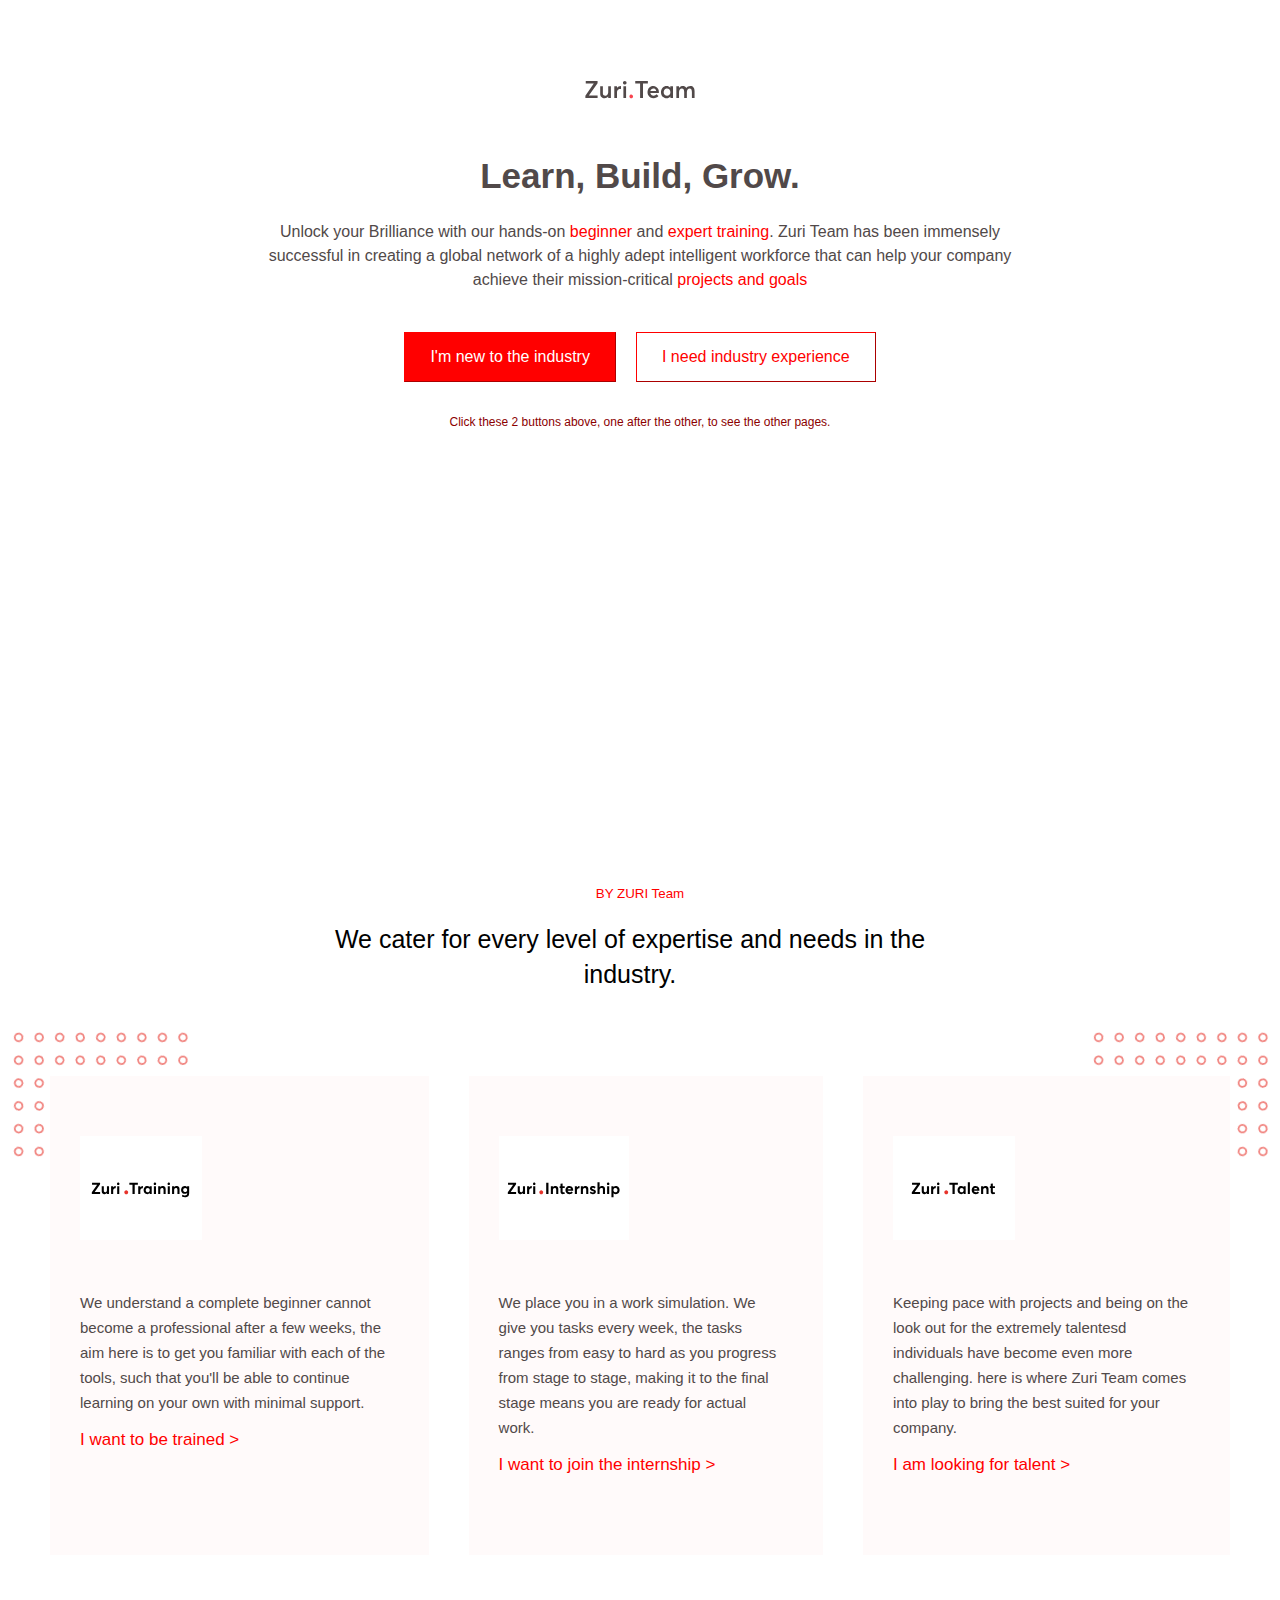
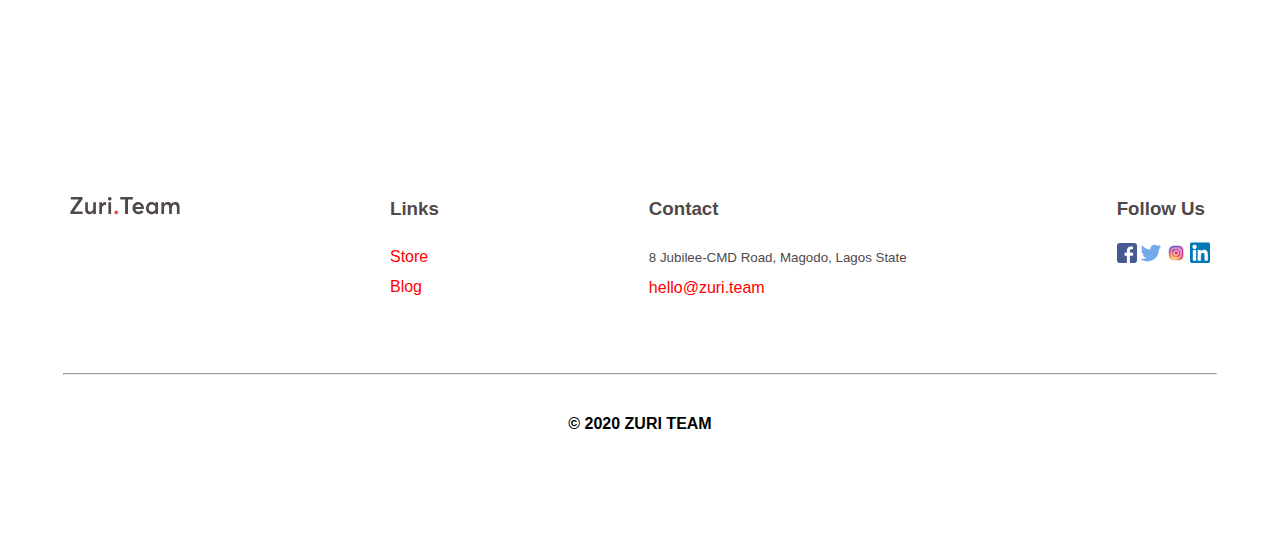
<file: index.html>
<!DOCTYPE html>
<html>
<head>
	<meta charset="utf-8">
	<meta name="viewport" content="width=device-width, initial-scale=1.0">
	<title>zuri.team</title>
	<link rel="stylesheet" type="text/css" href="index.css">
</head>
<body>
	<nav id="section1">
		<img src="zuri-logo.svg" alt="zuriteam">
		<h1>Learn, Build, Grow.</h1>

		<p>
			Unlock your Brilliance with our hands-on <span>beginner</span> and <span>expert training</span>. Zuri Team has been immensely successful in creating a global network of a highly adept intelligent workforce that can help your company achieve their mission-critical <span>projects and goals</span>
		</p>
			
		<div class="btn-index">
			<a id="btn-index1" href="talent.html">
				<button >I'm new to the industry</button>
			</a>
			<a id="btn-index2" href="training.html">
				<button >I need industry experience</button>
			</a>

		</div>

		<br>

		<p style="font-size: 12px; color: darkred;">
			Click these 2 buttons above, one after the other, to see the other pages.
		</p>
	</nav>

	<div class="section1">
		<small><span>BY ZURI Team</span></small>
		<p class="pg1">We cater for every level of expertise and needs in the industry.</p>
	</div>

	<div class="train-img">
			<img class="train-img1" src="circle.png" alt="left dots">
			<img class="train-img2" src="circle.png" alt="right dots">
	</div>

	<div class="space"></div>

	<div class="train">

		<div class="trainings">
			<img src="zuri-training.svg" alt="zuri training">
			<p>
				We understand a complete beginner cannot become a professional after a few weeks, the aim here is to get you familiar with each of the tools, such that you'll be able to continue learning on your own with minimal support.
			</p>
			<a href="#">I want to be trained ></a>
		</div>

		<div class="trainings">
			<img src="zuri-internship.svg" alt="zuri internship">
			<p>
			We place you in a work simulation. We give you tasks every week, the tasks ranges from easy to hard as you progress from stage to stage, making it to the final stage means you are ready for actual work.
			</p>
			<a href="training.html">I want to join the internship ></a>	
		</div>


		<div class="trainings">
			<img src="zuri-talent.svg" alt="zuri talent">
			<p>
			Keeping pace with projects and being on the look out for the extremely talentesd individuals have become even more challenging. 
			here is where Zuri Team comes into play to bring the best suited for your company.
			</p>
			<a href="talent.html">I am looking for talent ></a>	
		</div>

	</div>


	<footer>
		<div class="contact">
			<img src="zuri-logo.svg" alt="zuriTeam logo">

			<div>
				<li><h3>Links</h3></li>
				<li><a href="#">Store</a></li>
				<li><a href="#">Blog</a></li>
			</div>

			<div>
				<li><h3>Contact</h3></li>
				<li><small>8 Jubilee-CMD Road, Magodo, Lagos State</small></li>
				<li><a href="#">hello@zuri.team</a></li>
			</div>

			<div id="social-logos">
				<li><h3>Follow Us</h3></li>
				<li >
					<img src="fb.png">
					<a href="https://twitter.com/zuri"><img src="twitter.png"></a>
					<img src="IG.png">
					<img src="in.png">
				</li>
			</div>
		</div>

		<hr>

		<div class="copyright">
			<p> <!-- or &#169-->&copy 2020 ZURI TEAM</p>
		</div>
	</footer>

</body>
</html>
</file>
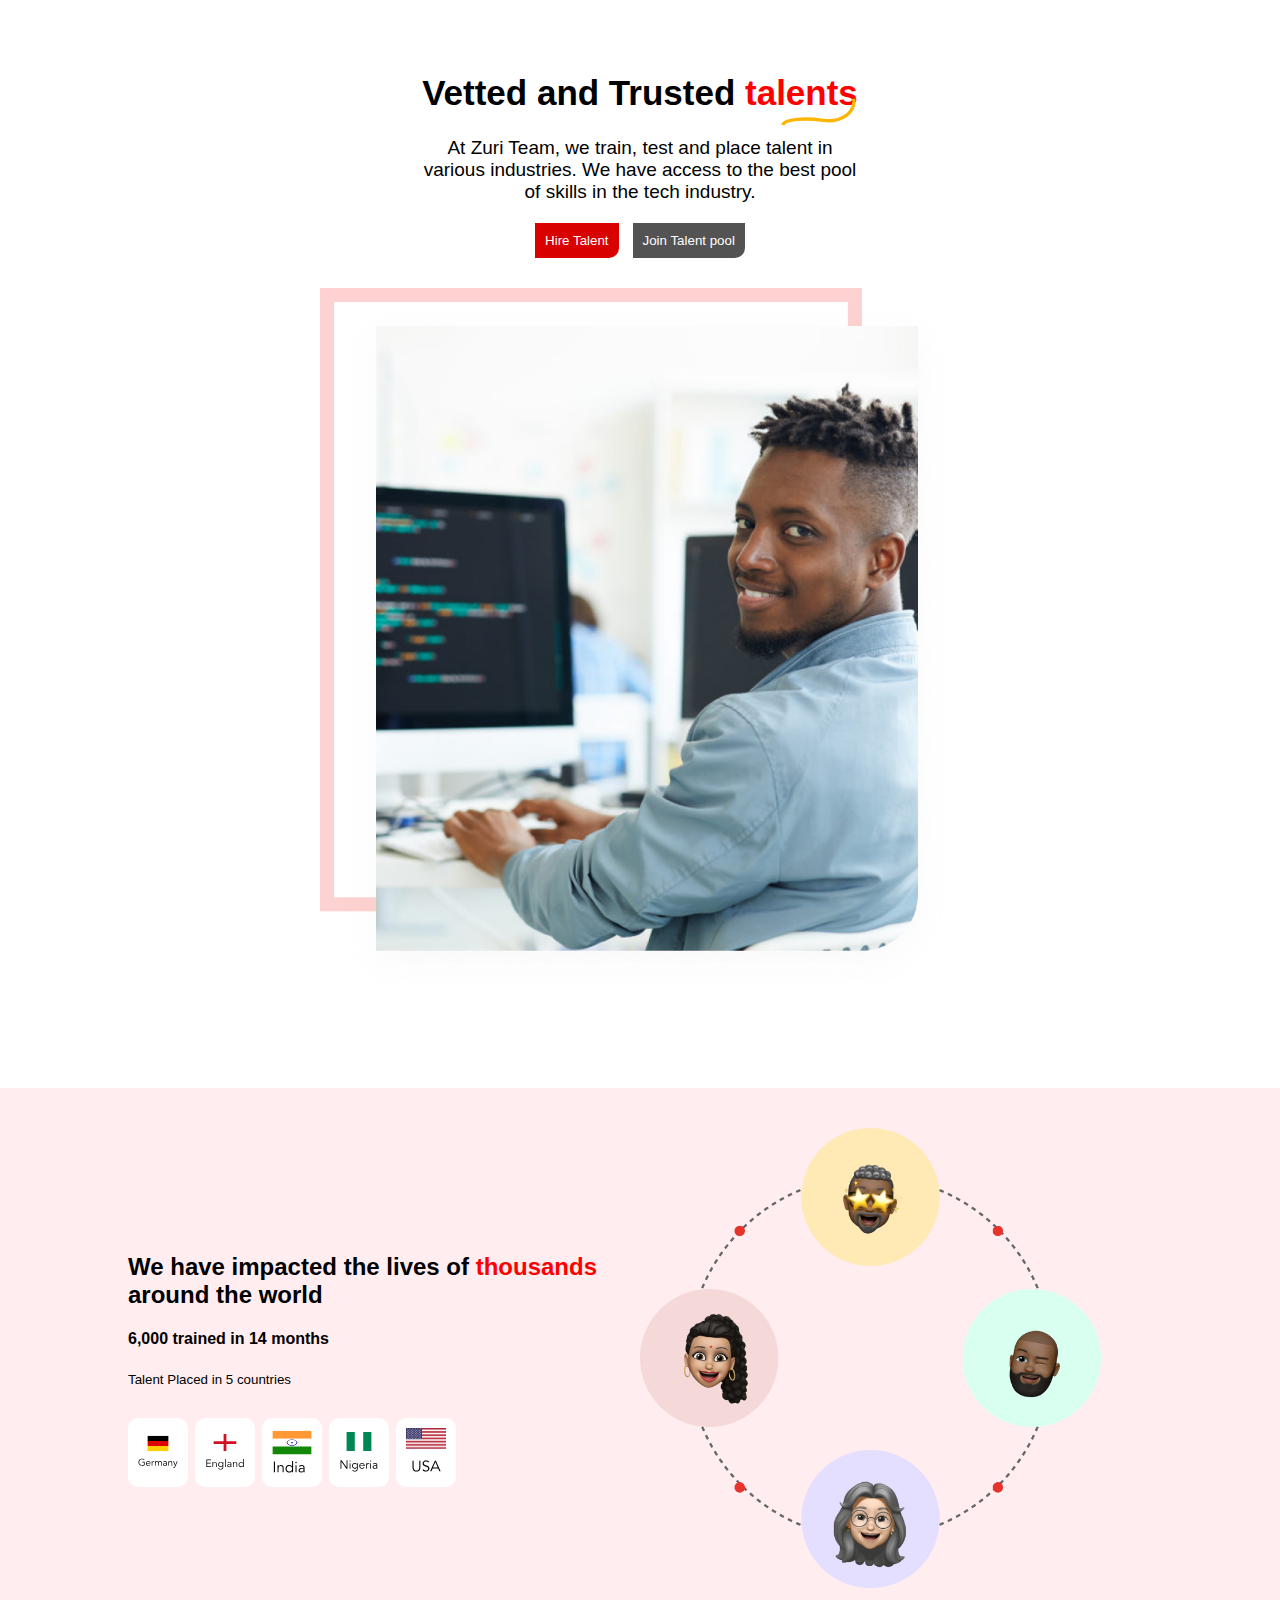
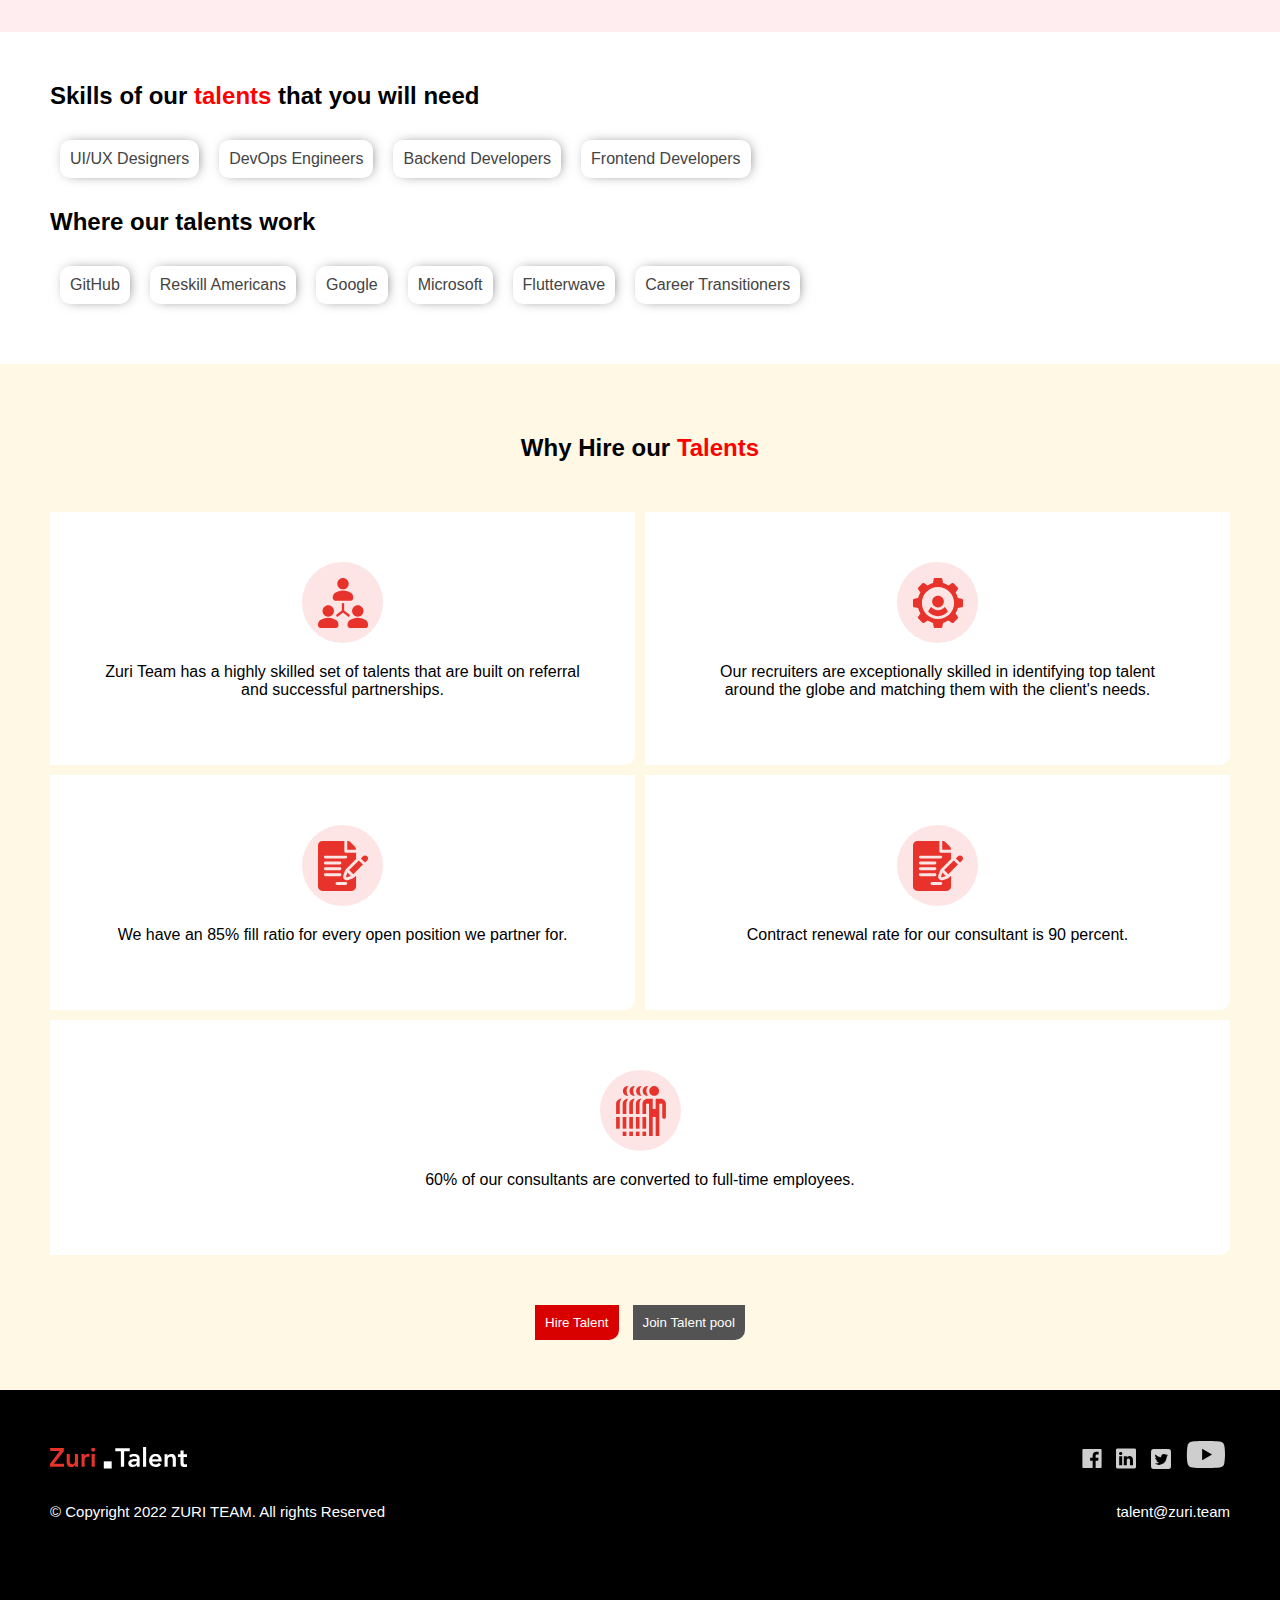
<file: talent.html>
<!DOCTYPE html>
<html>
<head>
	<meta charset="utf-8">
	<meta name="viewport" content="width=device-width, initial-scale=1.0">
	<title>talent.zuri.team</title>
	<link rel="stylesheet" type="text/css" href="index.css">
</head>
<body>

	 

	<div class="talent1">
		<div class="section-tal">
			<h1>Vetted and Trusted <span>talents</span></h1>
			<img src="thick2.svg">
			<p>
				At Zuri Team, we train, test and place talent in various industries. We have access to the best pool of skills in the tech industry.
			</p>

			<div class="talent-btn">
				<button id="btn-hire">Hire Talent</button>
				<button id="btn-join">Join Talent pool</button>
			</div>
		</div>

		<div class="image">
			<img src="section1.png" alt="man with laptop">
		</div>
	</div>

	<div id="talent2">
		<div class="count">
			<div class="countries">
				<h2>We have impacted the lives of <span>thousands</span> around the world</h2>
				<h4>6,000 trained in 14 months</h4>
				<small>Talent Placed in 5 countries</small>
			</div>

			<div class="count-img">
				<img src="ger.svg" alt="germany">
				<img src="eng.svg" alt="england">
				<img src="india.svg" alt="india">
				<img src="nig.svg" alt="nigeria">
				<img src="usa.svg" alt="USA">
			</div>
		</div>

		<div class="heads">
			<img  src="section2.png" alt="4 circle heads">
		</div>
	</div>

	<div class="talent-div">
		<div>
			<h2>Skills of our <span>talents</span> that you will need</h2>

			<div class="talents-need">
				
					<div>UI/UX Designers</div>
					<div>DevOps Engineers</div>
					<div>Backend Developers</div>
					<div>Frontend Developers</div>
			</div>
		</div>

		<div>
			<h2>Where our talents work</h2>

			<div class="talents-work">
				
					<div>GitHub</div>
					<div>Reskill Americans</div>
					<div>Google</div>
					<div>Microsoft</div>
					<div>Flutterwave</div>
					<div>Career Transitioners</div>
				
			</div>
		</div>
	</div>

	<div class="footer-grid">
		<h2>Why Hire our <span>Talents</span></h2>

		<div class="grids">

				<div class="grid1">
					<img src="people.svg">
					<p>Zuri Team has a highly skilled set of talents that are built on referral and successful partnerships.</p>
				</div>

				<div class="grid2">
					<img src="write.svg" alt="handshake">
					<p>We have an 85% fill ratio for every open position we partner for.</p>
				</div>

				<div class="grid3">
					<img src="mech.svg">
					<p>Our recruiters are exceptionally skilled in identifying top talent around the globe and matching them with the client's needs.</p>
				</div>

				<div class="grid4">
					<img src="write.svg">
					<p>Contract renewal rate for our consultant is 90 percent.</p>
				</div>

			<div class="grid5">
				<img src="many.svg">
				<p>60% of our consultants are converted to full-time employees.</p>
			</div>
		</div>

		<div class="talent-btn">
			<button id="btn-hire">Hire Talent</button>
			<button id="btn-join">Join Talent pool</button>
		</div>

	</div>

	<footer class="footer-talent">
		
		<div class="footer-talent-imgs">
			<div>
				<img src="logo.svg">
			</div>
			<div class="second-tal-div">
				<img src="facebook1.svg">
				<img src="linked.svg">
				<img src="twit.png">
				<img style="width: 40px;" src="youtube1.svg">
			</div>
		</div>

		<div style="display: flex; justify-content: space-between; padding: 15px 0; font-size: 15px;">

			<div>
				<p>&copy Copyright 2022 ZURI TEAM. All rights Reserved</p>
			</div>

			<div>
				<p>talent@zuri.team</p>
			</div>
		</div>
	</footer>


</body>
</html>
</file>
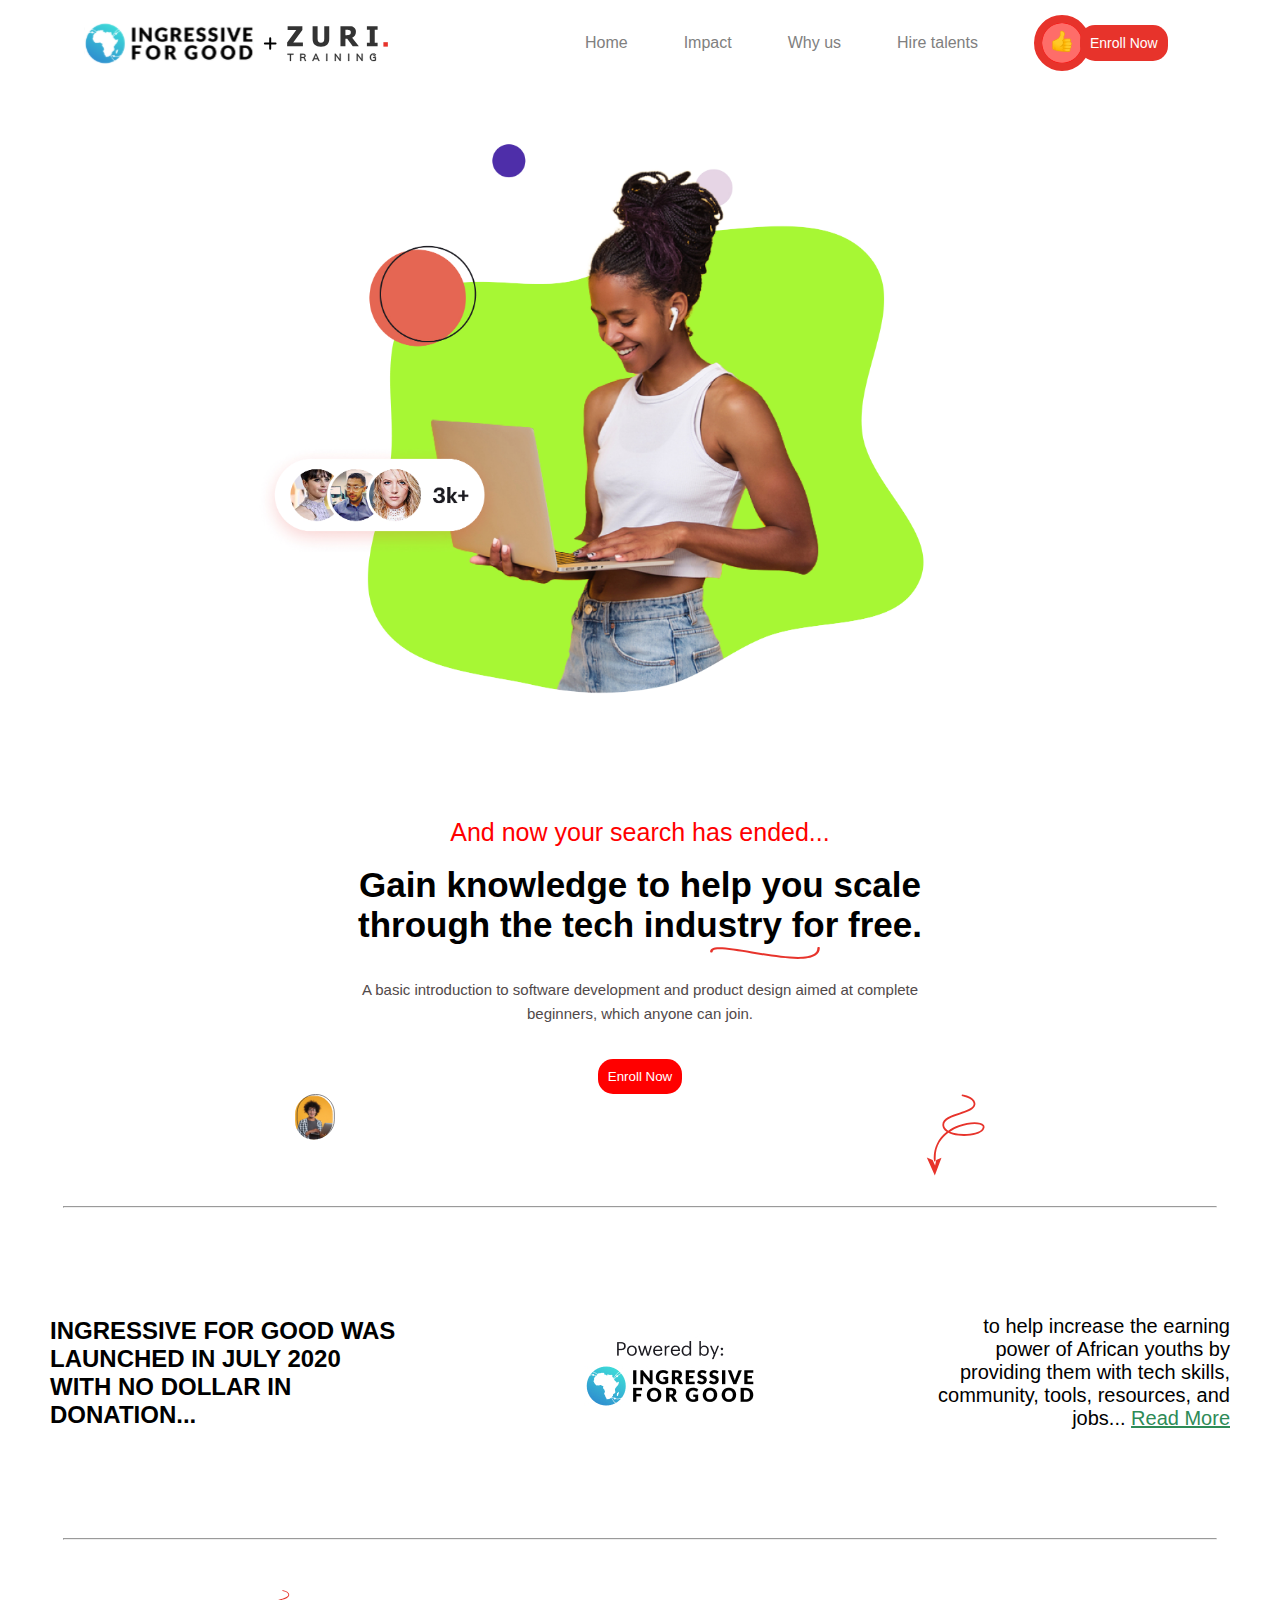
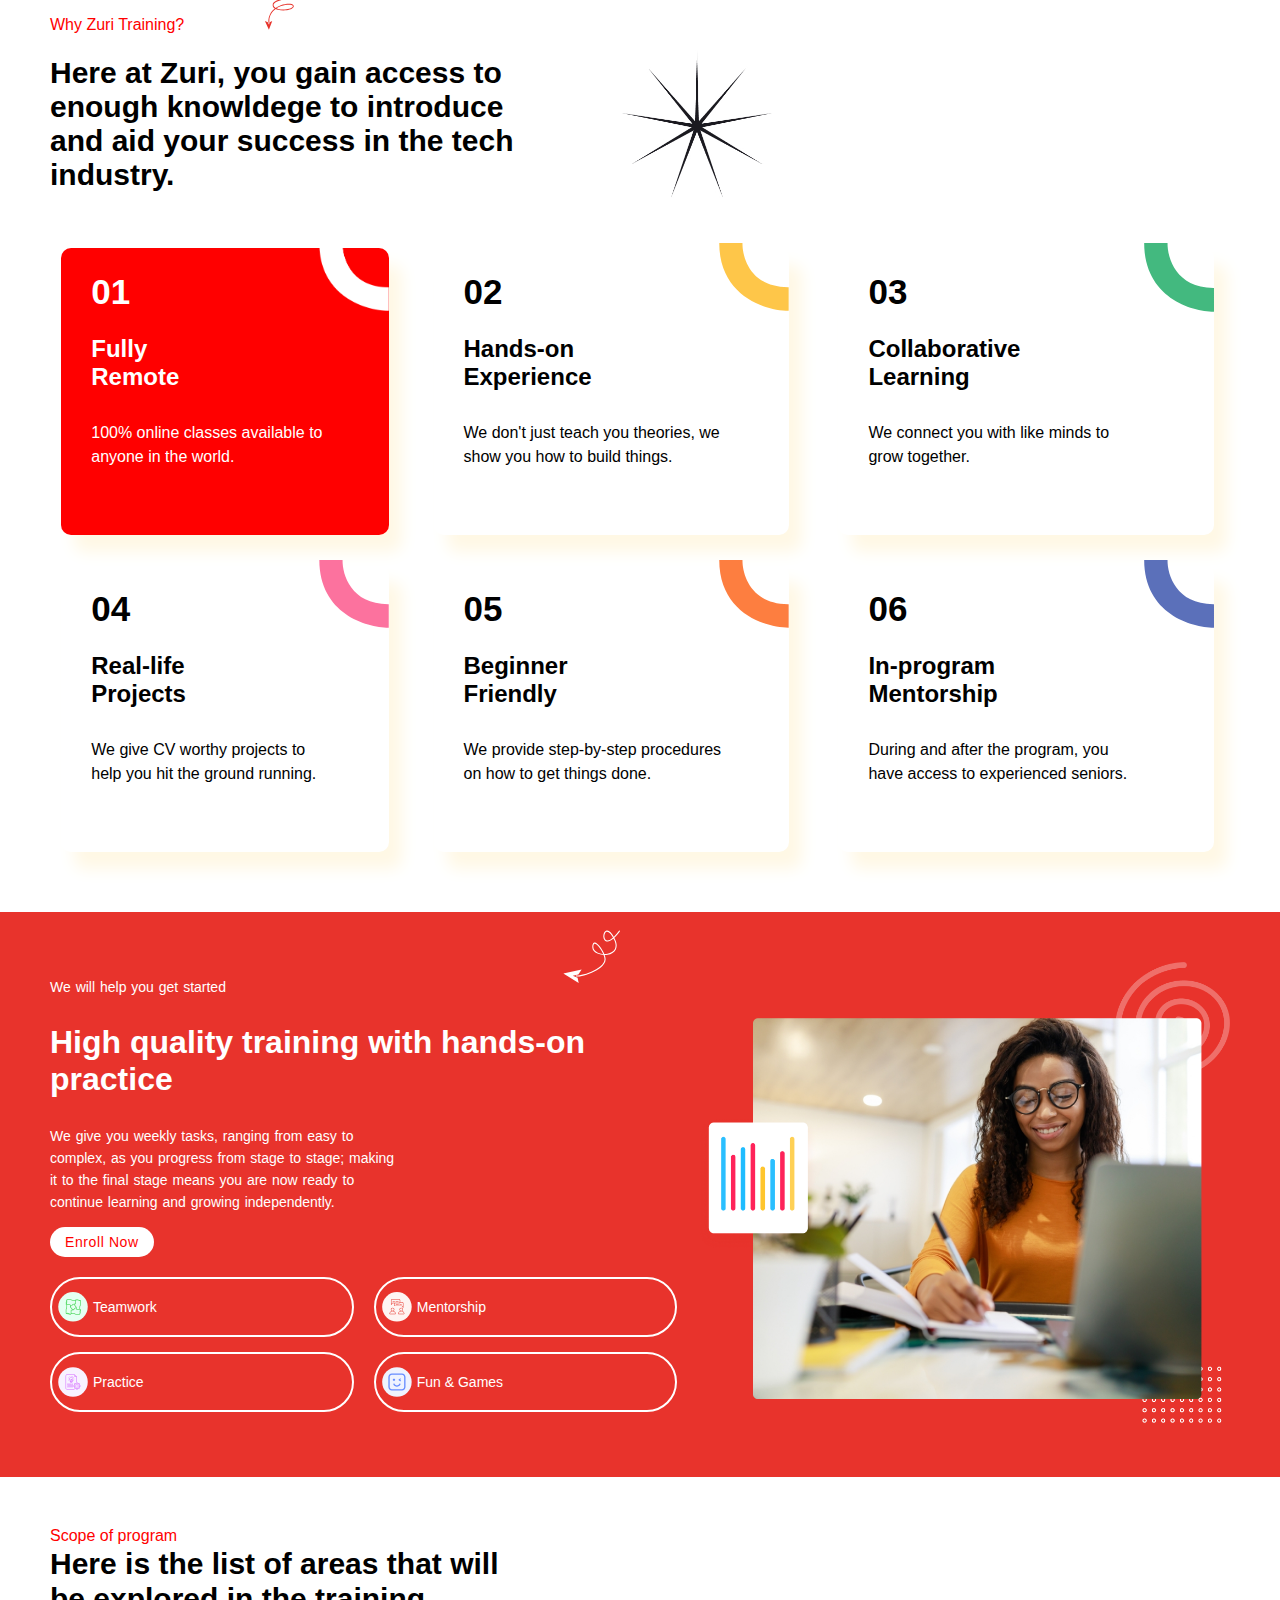
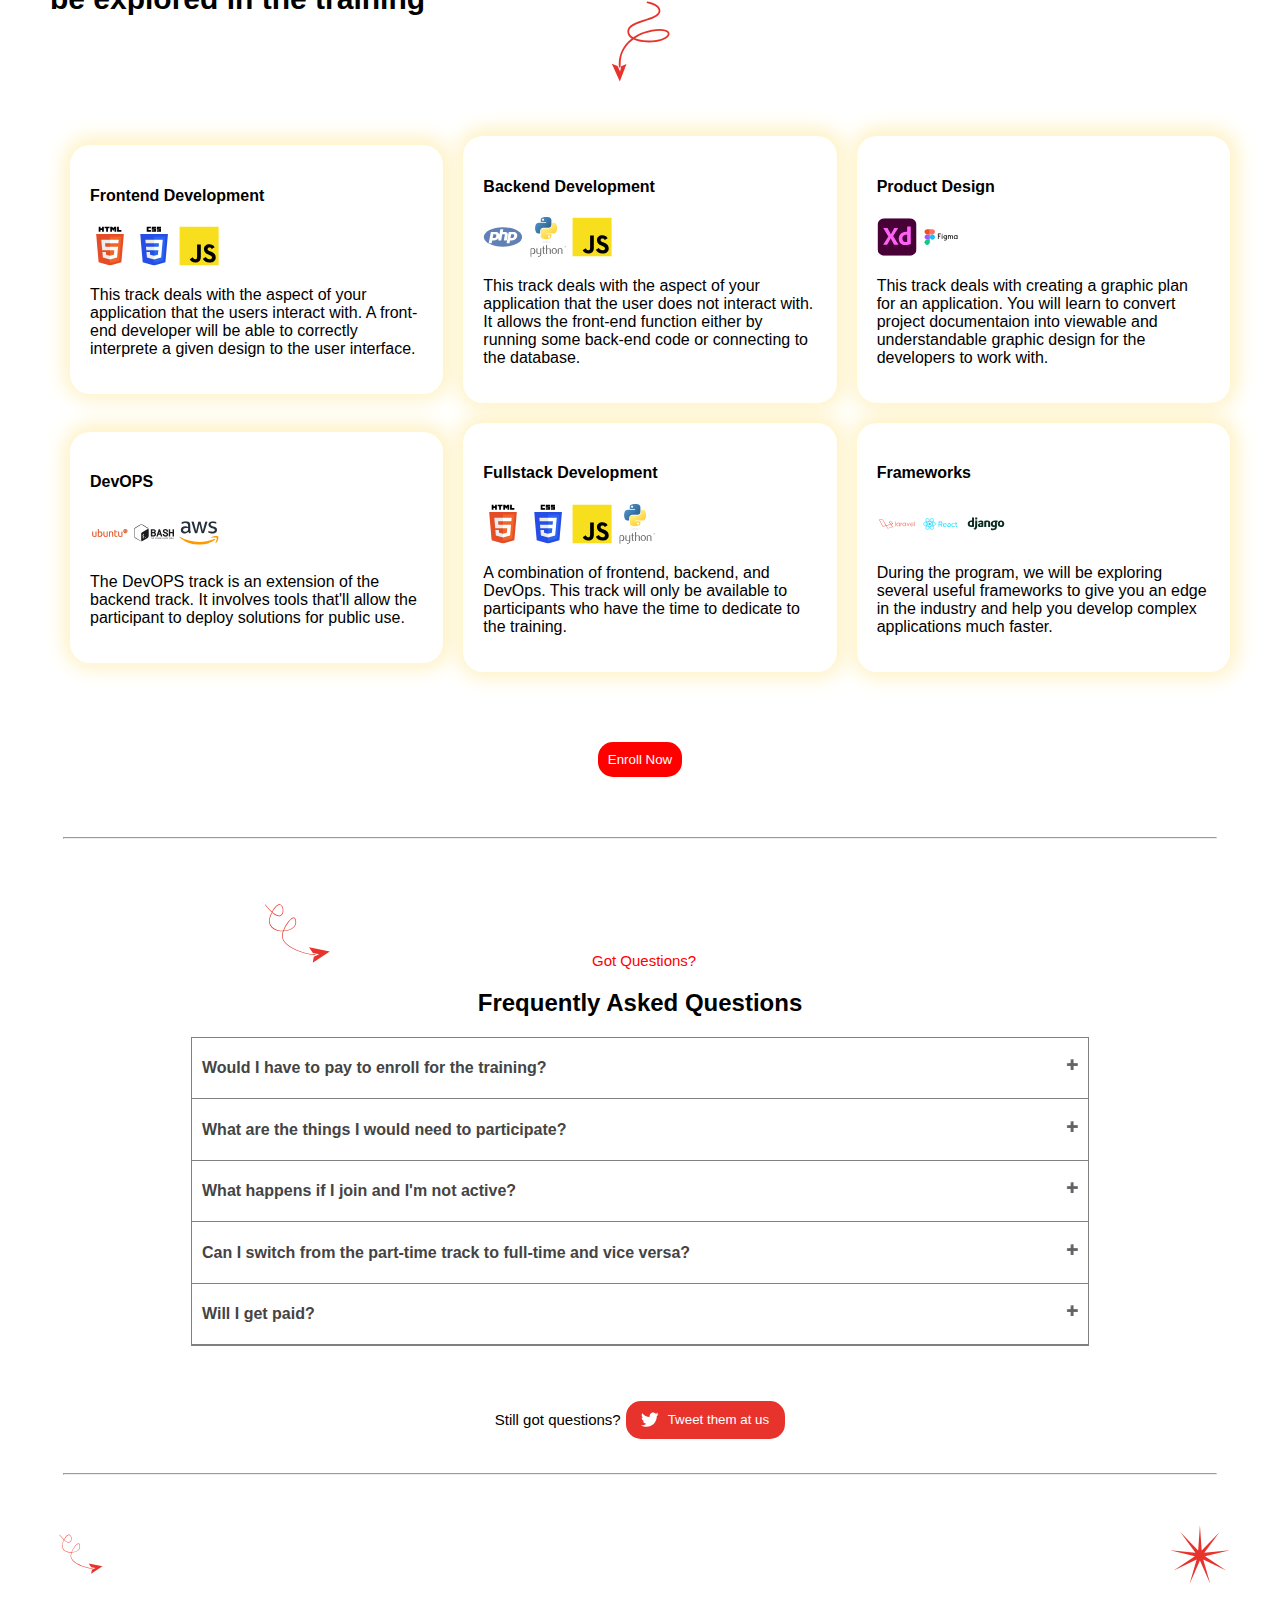
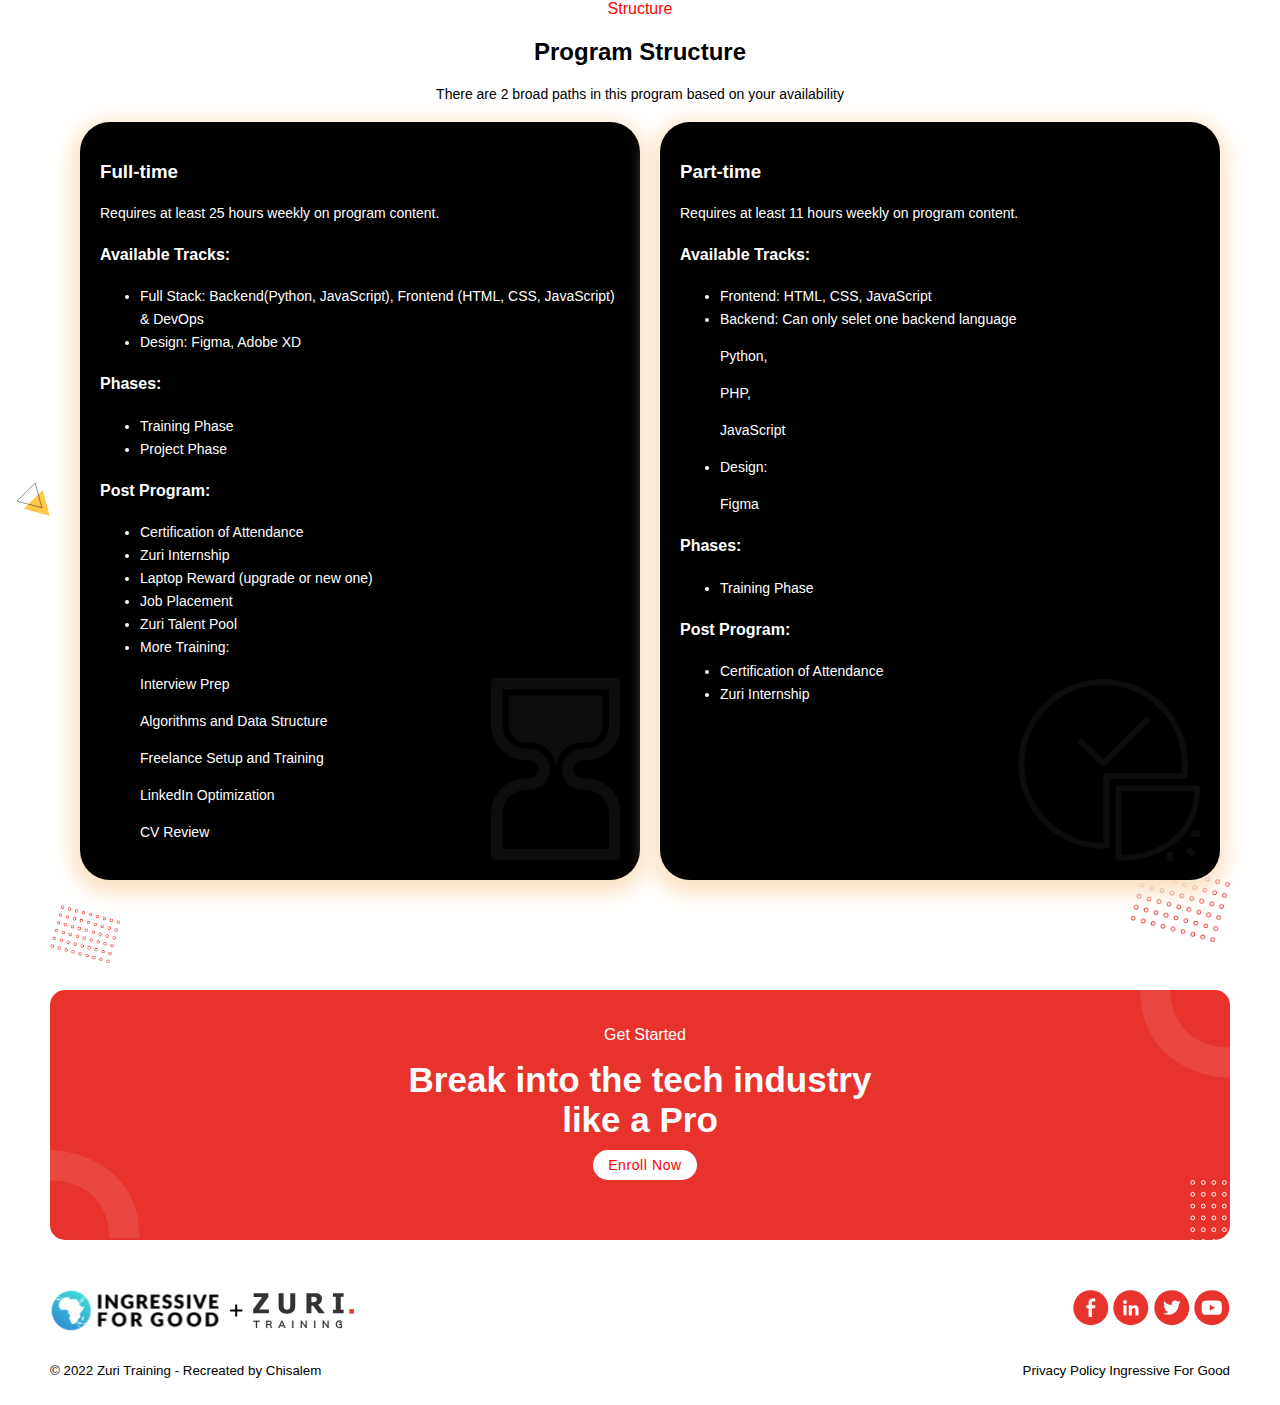
<file: training.html>
<!DOCTYPE html>
<html>
<head>
	<meta charset="utf-8">
	<meta name="viewport" content="width=device-width, initial-scale=1.0">
	<title>training.zuri.team</title>
	<link rel="stylesheet" type="text/css" href="index.css">
</head>
<body>

	<nav class="top">
		<img src="I4G-Zuri.svg">
			<div class="top-a">
				<div class="top-a-a">
					<a class="a" href="index.html">Home</a>
					<a class="a" href="training.html">Impact</a>
					<a class="a" href="#">Why us</a>
					<a class="a" href="talent.html">Hire talents</a>
				</div>
				<div>
					<a id="btn-enroll" href="#">
						<img class="thumb" src="thumbs.png">
						<button>Enroll Now</button>
					</a>
				</div>
			</div>
	</nav>

	<div class="first-part">
		<img class="img-lady" src="lady1.jpg">
		<p><span>And now your search has ended...</span></p>
		<br>
		<h1>Gain knowledge to help you scale through the tech industry for free.</h1>
		<img class="line" src="line.svg">

		<p class="par" style="padding: 15px 0;">
			<small>A basic introduction to software development and product design aimed at complete beginners, which anyone can join.</small>
		</p> <br>
		<button class="enroll-btn">Enroll Now</button>
		<div class="t-img">
			<img src="maleface.svg">
			<img class="img2" src="section1wire.svg">
		</div>
	</div>

	<hr>

	<div class="hr">
		<h2 class="par-1">INGRESSIVE FOR GOOD WAS LAUNCHED IN JULY 2020 WITH NO DOLLAR IN DONATION...</h2>

		<img src="ingresive.jpg" alt="I4G logo">

		<p class="par-2">to help increase the earning power of African youths by providing them with tech skills, community, tools, resources, and jobs... <a href="#">Read More</a></p>
	</div>

	<hr>

	<div class="below-hr">
		<div class="bhr1">
			<p><span>Why Zuri Training?</span></p>
			<img class="why" src="section1wire.svg">
		</div>
			
		<div class="bhr2">
			<h4 class="why">Here at Zuri, you gain access to enough knowldege to introduce and aid your success in the tech industry.</h4>
			<img class="star" src="Star.jpg">
		</div>
	</div>

	<!--GRIDS! -->
	<div class="grid">
		<div id="grid1">
			<h1>01</h1>
			<img src="curve1.png">
			<h2>Fully Remote</h2>
			<p>100% online classes available to anyone in the world.</p>
		</div>

		<div id="grid2">
			<h1>02</h1>
			<img src="curve.svg">
			<h2>Hands-on Experience</h2>
			<p>We don't just teach you theories, we show you how to build things.</p>
		</div>

		<div id="grid3">
			<h1>03</h1>
			<img src="curve3.svg">
			<h2>Collaborative Learning</h2>
			<p>We connect you with like minds to grow together.</p>
		</div>

		<div id="grid4">
			<h1>04</h1>
			<img src="curve4.svg">
			<h2>Real-life Projects</h2>
			<p>We give CV worthy projects to help you hit the ground running.</p>
		</div>

		<div id="grid5">
			<h1>05</h1>
			<img src="curve5.svg">
			<h2>Beginner Friendly</h2>
			<p>We provide step-by-step procedures on how to get things done.</p>
		</div>

		<div id="grid6">
			<h1>06</h1>
			<img src="curve6.svg">
			<h2>In-program Mentorship</h2>
			<p>During and after the program, you have access to experienced seniors.</p>
		</div>
	</div>

	<!-- red background-->
	<div class="training">

		<div class="training-training">

			<div class="section-img">
				<img src="section5wire.svg">

				<p>We will help you get started</p>
				<h2 style="font-size: 2em;">High quality training with hands-on practice</h2>
			
			
				<p>
					We give you weekly tasks, ranging from easy to complex, as you progress from stage to stage; making it to the final stage means you are now ready to continue learning and growing independently.
				</p>
				<button class="enroll">Enroll Now</button>
			</div>

			<div class="buttons">

					<div class="btn1">
						<button>
							<img src="hand.svg" alt="teamwork">
							<p>Teamwork</p>
						</button>
						<button>
							<img src="mentor.svg" alt="mentorship">
							<p>Mentorship</p>
						</button>
					</div>
					
					<div class="btn2">
						<button >
							<img src="practice.svg" alt="practice">
							<p>Practice</p>
						</button>
						<button>
							<img src="games.svg" alt="fun and games">
							<p>Fun & Games</p>
						</button>
					</div>

			</div>
		</div>

			<div class="img-smile">
				<img src="section5-image.png" alt="smiling lady">
			</div>
		
	</div>

			<div class="section7">
				<p><span>Scope of program</span></p>
				<h2>Here is the list of areas that will be explored in the training</h2>

				<div class="svg-6"><img src="section1wire.svg" alt="arrow center"></div>
			</div>
	

	<!-- This is for the programs available-->
	<div class="programs">
		<div class="program">
			<div>
				<h4>Frontend Development</h4>

				<img src="html.svg" alt="html logo">
				<img src="css-3 logo.svg" alt="css logo">
				<img src="javascript logo.svg" alt="js logo">

				<p>
					This track deals with the aspect of your application that the users interact with. A front-end developer will be able to correctly interprete a given design to the user interface.
				</p>
			</div>

			<div>
				<h4>Backend Development</h4>

				<img src="php2 logo.svg" alt="php logo">
				<img src="python-4 logo.svg" alt="python logo">
				<img src="javascript logo.svg" alt="js logo">

				<p>
					This track deals with the aspect of your application that the user does not interact with. It allows the front-end function either by running some back-end code or connecting to the database.
				</p>
			</div>
		
			<div>
				<h4>Product Design</h4>

				<img src="adobe-xd logo.svg" alt="adobe xd logo">
				<img src="Figma logo.svg" alt="figma logo">

				<p>
					This track deals with creating a graphic plan for an application. You will learn to convert project documentaion into viewable and understandable graphic design for the developers to work with.
				</p>
			</div>
		</div>
		
		<div class="program">
			<div>
				<h4>DevOPS</h4>

				<img src="Ubuntu logo.svg" alt="ubuntu logo">
				<img src="Bash logo.svg" alt="bash logo">
				<img src="aws logo.svg" alt="aws logo">

				<p>
					The DevOPS track is an extension of the backend track. It involves tools that'll allow the participant to deploy solutions for public use.
				</p>
			</div>
		

			<div>
				<h4>Fullstack Development</h4>

				<img src="html.svg" alt="html logo">
				<img src="css-3 logo.svg" alt="css logo">
				<img src="javascript logo.svg" alt="js logo">
				<img src="python-4 logo.svg" alt="python logo">

				<p>
					A combination of frontend, backend, and DevOps. This track will only be available to participants who have the time to dedicate to the training.
				</p>
			</div>

			<div>
				<h4>Frameworks</h4>

				<img src="Laravel logo.svg" alt="laravel logo">
				<img src="React logo.svg" alt="react logo">
				<img src="Django logo.svg" alt="django logo">

				<p>
					During the program, we will be exploring several useful frameworks to give you an edge in the industry and help you develop complex applications much faster.
				</p>
			</div>
		</div>
	</div>

		<div class="program-btn">
			<button class="enroll-btn">Enroll Now</button>
		</div>

		<hr style="width: 90%; margin: 60px auto;">

	<!-- This is for the FAQs -->
	<div class="faqs">

		<div class="faq-heading">
			<img src="section7wire.svg" alt="arrow">
			<p><span>Got Questions?</span></p>
		</div>
			
		<div class="faq-heading-p">
			<h2>Frequently Asked Questions</h2>
		</div>
		
		
		
		<div id="faqs" class="faq-container">

				<section class="faq">
						<h4 class="faq-question">Would I have to pay to enroll for the training?</h4>

					<div class="faq-answer">
						<p>No, the program is completely free thanks to Ingressive for Good.</p>
					</div>
				</section>

				<section class="faq">
						<h4 class="faq-question">What are the things I would need to participate?</h4>

					<div class="faq-answer">
						<p>You'll need a laptop, internet connection and the willingness to learn through collaboration and mentorship.</p>
					</div>
				</section>

				<section class="faq">
						<h4 class="faq-question">What happens if I join and I'm not active?</h4>

					<div class="faq-answer">
						<p>Participants who join the program and stop engaging will be given the chance to catch up. You'll also be assigned a 'study-mate' and mentor to help you. However, there is the possibility of not being promoted to the next stage if you remain inactive for too long.</p>
					</div>
				</section>

				<section class="faq">
						<h4 class="faq-question">Can I switch from the part-time track to full-time and vice versa?</h4>

					<div class="faq-answer">
						<p>Unfortunately, no, you cannot switch from part-time to full-time and vice-versa.</p>
					</div>
				</section>

				<section class="faq">
						<h4 class="faq-question">Will I get paid?</h4>

					<div class="faq-answer">
						<p>We reward some participants who complete tasks early, however, this is not a weekly reward. All the work that will be done during the program are hypothetical.</p>
					</div>
				</section>
		</div>

		<div class="further-qst">
			<p>Still got questions?</p>
				<button>
					<a class="question" href="#">
						<img src="twitter.svg" alt="twitter logo">Tweet them at us
					</a>
				</button>
		</div>
	</div>

		<hr>

		<div class="program-structure">

			<div>

				<div class="structure-imgs">
						<img class="img1" src="section7wire.svg" alt="arrow">
						<img class="img2" src="Star1.svg" alt="star">
				</div>


				<div class="structure">				
					<p class="ps1"><span>Structure</span></p>
					<h2>Program Structure</h2>
					<p class="ps2">There are 2 broad paths in this program based on your availability</p>
				</div>



				<div class="tracks">
					<img src="move.svg">
					<div id="track1" class="track">
						<h3>Full-time</h3>
						<p>
							Requires at least 25 hours weekly on program content.
						</p>

						<h4>Available Tracks:</h4>
						<ul>
							<li>Full Stack: Backend(Python, JavaScript), Frontend (HTML, CSS, JavaScript) & DevOps</li>
							<li>Design: Figma, Adobe XD</li>
						</ul>

						<h4>Phases:</h4>
						<ul>
							<li>Training Phase</li>
							<li>Project Phase</li>
						</ul>

						<h4>Post Program:</h4>
						<ul>
							<li>Certification of Attendance</li>
							<li>Zuri Internship</li>
							<li>Laptop Reward (upgrade or new one)</li>
							<li>Job Placement</li>
							<li>Zuri Talent Pool</li>
							<li>More Training:</li>
							<p>Interview Prep</p>
							<p>Algorithms and Data Structure</p>
							<p>Freelance Setup and Training</p>
							<p>LinkedIn Optimization</p>
							<p>CV Review</p>
						</ul>
					</div>

					<div id="track2" class="track">
						<h3>Part-time</h3>
						<p>
							Requires at least 11 hours weekly on program content.
						</p>

						<h4>Available Tracks:</h4>
						<ul>
							<li>Frontend: HTML, CSS, JavaScript</li>
							<li>Backend: Can only selet one backend language</li>
						
							<p>Python,</p>
							<p>PHP,</p>
							<p>JavaScript</p>

							<li>Design:</li>
							<p>Figma</p>
						</ul>

						<h4>Phases:</h4>
						<ul>
							<li>Training Phase</li>
						</ul>

						<h4>Post Program:</h4>
						<ul>
							<li>Certification of Attendance</li>
							<li>Zuri Internship</li>
						</ul>
					</div>
				</div>
			</div>
		</div>

		<div class="circles">
			<img class="circle1" src="circle.png">
			<img class="circle2" src="circle.png">
		</div>
		
		<div class="last-part">
			<img class="trans1" src="transparentcurve.svg">
			<p>Get Started</p>
			<h1>Break into the tech industry like a Pro</h1>
			<button>Enroll Now</button>
			<img class="trans2" src="transparentcurve.svg">
		</div>

			<img class="dots" src="dotsection5.svg">

			
		<footer>
			<div class="logos">
				<div>
					<img src="I4G-Zuri.svg">
				</div>
				<div>
					<img src="facebook.svg" alt="facebook logo">
					<img src="linkd.svg" alt="LinkedIn logo">
					<img src="twitter.svg" alt="twitter logo">
					<img src="youtube.svg" alt="youtube logo">
				</div>
			</div>

			<div class="logos">
				<div>
					<p>
						<small>&copy 2022 Zuri Training - Recreated by Chisalem</small>
					</p>
				</div>
				<div>
					<p>
						<small>Privacy Policy  Ingressive For Good</small>
					</p>
				</div>
			</div>
		</footer>
	<script src="index.js"></script>
</body>
</html>
</file>
<file: index.css>
body {
	font-family: sans-serif;
	margin: 0;
}

nav#section1 {
	padding: 20px;
	text-align: center;
}

nav#section1 img{
	padding-top: 60px;
}

nav#section1 h1 {
	padding-top: 30px;
	font-weight: 800;
	color: #514949;

}

nav#section1 p{
	color: #514949;
	margin-bottom: 30px;
	font-size: 16px;
	line-height: 24px;
}

nav p{
	margin: auto;
	width: 60%;
}

span{
	color: red;
}

a{
	text-decoration: none;
	color: red;
}

div.btn-index {
	display: flex;
	justify-content: center;
}
div.btn-index button{
	border-width: 1px;
	border-color: red;
	padding: 10px;
    font-size: 16px;
    padding: 15px 25px;
    margin:10px;
    width: auto;
}

a#btn-index1 button {
	background-color: red;
	color: white;
}
a#btn-index2 button {
	background-color:white;
	color: red;
}
a#btn-index1 button:hover {
	background-color: white;
	color: red;
}
a#btn-index2 button:hover {
	color: white;
	background-color: red;
}

div.section1 {
	text-align: center;
	margin-top: 400px;
	margin-bottom: 0;
}

p.pg1 {
	margin: auto;
	width: 50%;
	padding: 20px 20px 20px 0;
	font-size: 25px;
	line-height: 35px;
}

div.train-img {
	margin: 0;
	display: flex;
	justify-content: space-between;
}

div.train-img img {
	width: 200px;
	opacity: .6;
	transform: rotateZ(-15deg);
}

div.train-img img.train-img1 {
	float: left;
}

div.train-img img.train-img2 {
	float: right;
}

div.train {
	display: flex;
	margin-bottom: 200px;
	margin-top: -100px;
	margin-left:30px ;
	margin-right:30px;
	position: relative;
}

div.trainings {
	background-color: #fffafa;
	margin-left: 20px;
	margin-right: 20px;
	font-size: 17px;
	padding: 60px 40px 80px 30px;
}

div.trainings img {
	margin-bottom: 30px;
}

div.trainings p {
	margin-bottom: 15px;
	color: #514949;
	line-height: 25px;
	font-size: 15px;
}

div.contact {
	display: flex;
	justify-content: space-between;
	align-items: baseline;
	margin-bottom: 50px;
	padding: 20px;
	line-height: 30px;
	margin: 50px;
}

div.contact li {
	list-style: none;
	color: #514949;
}

div#social-logos img {
	width: 20px;
}

div.copyright{
	text-align: center; 
	margin-top: 40px;
	margin-bottom: 100px;
	font-weight: 700;
}


















/*This is for the talent.html page*/

.talent1 {
	text-align: center;
	width: auto;
	padding-top: 50px;
}

.section-tal button {
	margin: 30px 0;
}

div.talent-btn {
	display: flex;
	justify-content: center;
}

div.talent-btn button{
	border-bottom-right-radius: 10px;
	padding: 10px;
    border: none;
    width: auto;
    margin: 0 7px;
}

div.talent-btn button:hover {
	box-shadow: -2px 9px 9px -7px #000000;
}

button#btn-hire {
	color: white;
	background: #d90000;
	
}

button#btn-join {
	color: white;
	background: #545353;
}

.section-tal p{
	margin: 20px auto;
	width: 35%;
    font-size: 19px;
}

.section-tal img{
	margin-top: -3%;
    position: absolute;
    margin-left: 11%;
    width: 75px
}

#talent2 {
	display: flex;
	background: #ffedf0;
	justify-content: center;
	align-items: center;
	margin: 50px auto;
	flex-wrap: nowrap;
}
.heads {
	width: 40%;
}
.heads img {
	width: 90%;
	margin: 40px auto;
}
div.count {
	width: 40%;
}

.countries {
	width: 100%;
}
.image img {
	width: 50%;
	text-align: center;
	margin: 30px auto;
}
.count-img{
	display: flex;
	margin-top: 30px;
}
.count-img img {
	background-color: white;
    margin-right: 7px;
    padding: 10px;
    border-radius: 10px;
    width: 40px;
}

h1 {
	font-size: 35px;
}


div.talent-div {
	margin: 50px;
}

div.talents-need {
	display: flex;
	margin: 0;
}

div.talents-need div {
	border-radius: 10px;
    margin: 10px;
    padding: 10px;
    box-shadow: 2px 0px 13px -5px;
    background-color: white;
    color: #444444;
    width: auto;
}

div.talents-work {
	display: flex;
	margin: 0;
}

div.talents-work div {
	border-radius: 10px;
    margin: 10px;
    background: whitesmoke;
    padding: 10px;
    box-shadow: 2px 0px 13px -5px;
    background-color: white;
    color: #444444;
    width: auto;
}

div.footer-grid {
	background-color: #fff8e5;
	margin: auto;
	text-align: center;
	padding: 50px 0;
}

div.grids {
	margin: 50px;
	display: grid;
	text-align: center;
	grid-template-areas:
	'a a c c'
	'b b d d'
	'e e e e'
	;
	gap: 10px;
}

div.grid1 {
	grid-area: a;	
}

div.grid2 {
	grid-area: b;
}

div.grid3 {
	grid-area: c;
}

div.grid4 {
	grid-area: d;
}

div.grid5 {
	grid-area: e;
}

div.grids div {
	background-color: white;
	padding: 50px;
	border-bottom-right-radius: 10px;
	width: auto;
}

div.grids div:hover {
	color: white;
	background-color: black;
	transition: 0.5s ease-in-out;
}

footer.footer-talent {
	background-color: black;
	color: white;
	padding: 50px;
}

div.footer-talent-imgs {
	display: flex;
	justify-content: space-between;
	align-items: baseline;
}

div.footer-talent-imgs .second-tal-div img {
	width: 20px;
	margin: 0 5px;
}


button:active {
	transform: translateY(5px);
}

div.copy-copy {
	display: flex;
	justify-content: space-between;
	padding: 15px 0;
	font-size: 14px;
}















/*This is for training.html page*/

nav.top {
	display: flex;
	justify-content: space-between;
	margin: auto;
	top: 0px;
    width: 100%;
	position: fixed;
	z-index: 1100;
	background-color: white;
}

nav.top>img {
	margin: auto;
}

div.top-a a#btn-enroll {
	display: flex;
	align-items: center;
}

div.top-a a#btn-enroll button {
	color: white;
	background-color: #e7332b;
	border: none;
	border-radius: 15px;
	padding: 10px;
	font-size: 14px;
}

a#btn-enroll img.thumb {
	width: 40px;
	background-color: red;
	border-radius: 30px;
	margin-right: -10px;
	border: 8px solid #e7332b;
}

div.top-a-a {
	display: flex;
	align-items: center;
}

div.top-a a {
	text-align: center;
	color: grey;
	padding: 15px 28px;
}
div.top-a a:hover {
	background-color: red;
	color: white;
	border-bottom-right-radius: 5px;
}

div.top-a a:focus{
	border: 0;
	border-bottom: 2px red;
	background-color: white;
	border-style: ridge;
	color: black;
}
div.top-a {
	display: flex;
	align-items: center;
	margin: auto;
}

div img.img-lady {
	width: 60%;
	margin: 0;
}

div.first-part {
	text-align: center;
	margin: 0;
	padding-top: 100px;
}
div.first-part p.par small {
	font-size: 15px;
	line-height: 24px;
	color: #514949;
}
div.first-part span {
	font-size: 25px;
	margin-top: -10px;
}

div.first-part h1, .first-part p{
	width: 45%;
	text-align: center;
	margin: auto;
}

div.first-part img.line {
	width: 110px;
	margin-left: 250px;
	margin-top: -25px;
}

div.t-img {
	display: flex;
	justify-content: space-around;
	margin: 0;
	align-items: flex-start;
}

div.t-img img {
	width: 40px;
}

div.t-img img.img2 {
	width: 60px;
}

div button.enroll-btn {
	color: white;
	background-color: red;
	padding: 10px;
	border-radius: 15px;
	border: none;
}

hr {
	width: 90%;
	margin: 30px auto;
}

div.hr {
	display: flex;
	align-items: center;
	justify-content: space-between;
	margin: 0 50px;
}
div.hr img {
	width: auto;
}
div h2.par-1 {
	text-align: left;
	width: 30%;
}

div p.par-2 {
	text-align: right;
	width: 25%;
	font-size: 20px;
	
}

div p.par-2 a {
	color: seagreen;
	text-decoration: underline;
}

img.why {
	width: 30px;
	margin-left: 80px;
}

div.below-hr {
	margin: 50px;
}
div.bhr1  {
	display: flex;
	align-items: baseline;
} 
div.bhr2 {
	display: flex;
	align-items: center;
}
div.bhr2 h4 {
	margin: 0;
	width: 40%;
	font-size: 30px;
}
div.bhr2 img {
	width: 150px;
	margin: 0 100px;
}

div.grid {
	align-items: center;
	justify-items: center;
	text-align: left;
	display: grid;
	grid-template-areas:
	'a b c'
	'd e f'
	;
	gap: 20px;
	margin: 50px;
}

#grid1{
	grid-area: a;
	background-color: red;
	color: white;
}
#grid2 {
	grid-area: b;
}
#grid3 {
	grid-area: c;
}
#grid4 {
	grid-area: d;
}
#grid5 {
	grid-area: e;
}
#grid6 {
	grid-area: f;
}

div.grid p {
	font-size: 16px;
	line-height: 24px;
	padding: 10px 0 50px 0;
	width: 80%;
}
div.grid h2 {
	width: 50%;
}
div.grid div {
	margin: 0 0 10px 0;
	width: 85%;
	padding: 0 0 0 30px;
	border-radius: 10px;
	box-shadow: 13px 17px 16px 0px #fff8e5;
}

div.grid div:hover {
	transform: translateY(10px);
}
div.grid img {
	width: 70px;
	float: right;
	margin-top: -92px;
}










/*red background*/

div.training {
	background-color: #e8332c;
	margin: 20px 0;
	color: white;
	display: flex;
	padding: 50px;
}

div.training .section-img img {
	float: right;
	width: 80px;
	margin-top: -50px;
}
div.training .section-img {
	width: 90%;
}

div.training .section-img p {
	font-size: 14px;
	line-height: 22px;
	width: 60%;
	word-spacing: 1px;
}

div.training div.img-smile img {
	width: 100%;
	margin: 0;
}

div.training button.enroll {
	color: red;
	background-color: white;
	padding: 7px 15px;
	border-radius: 15px;
	border: none;
	font-size: 14px;
	letter-spacing: .6px;
	margin-bottom: 20px;
}

div.training div.buttons button {
	background-color: #e8332c;
	border-radius: 30px;
	color: white;
	font-size: 14px;
	border: 2px solid white;
	width: 50%;
	display: flex;
	align-items: center;
	margin: 0 20px 15px 0;
}

div.training div.btn1, div.btn2 {
	display: flex;

}


div.training div.buttons img {
	width: 30px;
}

div.training div.buttons button p {
	padding: 5px 0 5px 5px;
}

div.section-img h2 {
	font-size: 2em;
}

div.svg-6 {
 	text-align: center;
 	margin: 0;
}

div.svg-6 img {
 	width: 60px;
}

div.section7 {
 	margin: 50px;
}

div.section7 span {
	margin: 0;
}

div.section7 h2 {
	margin: -15px 0 ;
	width: 40%;
	line-height: 35px;
	font-size: 30px;
}
div.programs{
	margin: 50px;
}
div.programs div.program {
	display: flex;
	margin: 0;
	width: 100%;
	align-items: center;
}

div.programs div.program div{
	width: 50%;
	margin: 0 0 20px 20px;
	border-radius: 20px;
	padding: 20px;
	box-shadow: 1px -1px 20px 7px #fff2c4;
}

div.programs div.program img {
	width: 40px;
	height: 40px;
}

div.program-btn {
	align-items: center;
	text-align: center;
	margin: 0;
}














/* This is for further questioning/frequently asked questions */

div.faqs{
	text-align: center;
}

div.faqs div.faq-heading {
	width: 74%;
	display: flex;
	justify-content: space-evenly;
	align-items: flex-end;
}

div.faq-heading img {
	width: 90px;
}

div.faq-heading p {
	font-size: 15px;
	margin-bottom: 0;
}

div.faq-heading-p h2 {
	margin: 0 auto px auto;
}

div.faq-container {
	display: flex;
	flex-direction: column;
	text-align: left;
	justify-content: center;
	align-items: center;
	border: 1px solid gray;
	width: 70%;
	margin: auto;
	margin-bottom: 50px;
}

div.faq-container p {
	font-size: 14px;
	line-height: 24px;
}

div.faq-container h4.faq-question {
	cursor: pointer;
	color: #444;
	padding: 0 10px;
	display: flex;
    justify-content: space-between;
}

div.faq-container h4.faq-question:after {
	content: '\02795';
	float: right;
	font-size: 10px;
	transition: 0.4s;
}


div.faq-container .faq{
	border-bottom: 1px solid gray;
	width: 100%;
}

div.faq-container .faq:hover {
	background-color: #f9f9f9;
}

div.faq-container div.faq-answer {
	display: none;
	overflow: hidden;
	padding: 0 15px;
	background-color: #f9f9f9;
}

div.faq-container div.faq-answer p {
	padding: 3px 10px;
	font-size: 14px;
	line-height: 1.6;
}


.active:after {
	content: "\02795";
	transition: 0.4s;
	transform: rotateZ(-45deg);
}


div.further-qst {
	display: flex;
	align-items: center;
	justify-content: center;		
}

div.further-qst p {
	font-size: 15px;
}
div.further-qst button {
	background-color: #e7332b;
	border-radius: 15px;
	border: none;
	margin-left: 5px;
}
div.further-qst button a.question {
	color: white;
	display: flex;
	align-items: center;
	padding-right: 10px ;
}


div.program-structure {
	margin: 50px;
}

div.structure {
	text-align: center;
}

div.structure-imgs {
	display: flex;
	justify-content: space-between;
}

div.structure-imgs .img1, .img2 {
	width: 60px;
}

div.structure p.ps2 {
	font-size: 14px;
	margin-bottom: 10px;
}

div.tracks {
	display: flex;
	width: 100%;
	margin: auto;
}

div.tracks p, div.tracks li {
	font-size: 14px;
	line-height: 23px;
}

div.tracks img {
	width: 70px;
	margin-left: -50px;
}

div.circles img.circle1 {
	width: 70px;
	float: left;
	margin-top:-35px;
}

div.circles img.circle2 {
	width: 100px;
	float: right;
	margin-top: -80px;
}

div.circles {
	margin: 50px;
}

div.tracks div.track {
	color: white;
	background-color: black;
	border-radius: 30px;
	padding: 20px;
	width: 50%;
	margin: 10px;
	box-shadow: -1px 6px 20px 8px #fbe3c6;
}

div.tracks div#track1 {
	background: url('hour.png') black;
	background-size: 25%;
    background-repeat: no-repeat;
    background-position: right;
    background-position-y: bottom;
    background-origin: content-box;
}

div.tracks div#track2 {
	background: url('time.png') black;
	background-size: 35%;
    background-repeat: no-repeat;
    background-position: right;
    background-position-y: bottom;
    background-origin: content-box;
}

div.last-part {
	text-align: center;
	background-color: #e8332c;
	color: white;
	margin: 100px 50px 50px;
	border-radius: 15px;
	padding: 20px;

}

div.last-part p {
	font-size: 16px;
	margin-left: 80px;

	/*
	FOR A ROUND IMage at the side;
	background: url('round.svg') #e8332c;
	background-repeat: no-repeat;
    background-size: 100px;
    background-position: left;
    background-blend-mode: overlay;

    */
}

div.last-part h1 {
	line-height: 40px;
	margin: 10px auto;
	width: 43%;
}

div.last-part button {
	color: red;
	background-color: white;
	padding: 7px 15px;
	border-radius: 15px;
	border: none;
	font-size: 14px;
	letter-spacing: .6px;
	margin-bottom: 40px;
	margin-left: -60px;
}

div.last-part img.trans1 {
	width: 90px;
	transform: rotateZ(180deg);
	float: right;
	margin-top: -20px;
	margin-right: -20px;
}

div.last-part img.trans2 {
	width: 90px;
	float: left;
	margin-left: -20px;
}

img.dots {
	width: 90px;
	float: right;
	margin-top: -110px;
}

div.logos {
	display: flex;
	justify-content: space-between;
	margin: 10px 50px;
}



/*This is for the responsiveness*/

/*for index.html page*/

@media screen and (max-width: 845px) {

	nav p {
		width: 100%;
	}

	p.pg1 {
		width: 100%;
	}

	div.btn-index {
		display: grid;
	}

	div.train-img{
		display: none;
	}

	div.train {
		display: block;
		margin-top: 0;
	}

	div.trainings {
		margin: 20px auto;
		font-size: 14px;
	}

	footer div.contact {
		display: block;
    	text-align: center;
	}


	/* This is for talent.html page responsiveness*/
	
	#talent2 {
		display: flex;
		flex-direction: column;
		text-align: center;
	}
	div.count div.count-img {
		justify-content: center;
	}

	.talent-div {
		display: block;
		text-align: center;
	}

	div.talents-need, div.talents-work{
		flex-wrap: wrap;
		justify-content: center;
	}

	div.grids{
		display: flex;
		flex-direction: column;
	}

	div.talent-btn button {
		width: auto;
	}

	.section-tal p {
		width: 75%;
		font-size: 16px;
	}

	.section-tal img {
		display: none;
	}

	div.footer-talent-imgs {
		flex-direction: column;
	}

	div.copy-copy {
		flex-direction: column;
	}



	/* This is for training.html responsiveness*/

	nav.top>img {
		width: 50%;
	}

	div.top-a .top-a-a {
		display: none;
	}

	div.top-a a {
		padding: 5px 0;
	}

	div.first-part h1, .first-part p {
		width: 70%;
	}

	div.hr {
		display: block;
		text-align: center;
	}

	div h2.par-1, div.hr p.par-2 {
		width: 100%;
	}

	div.bhr2 h4 {
		width: 100%;
	}

	div.bhr2 img {
		display: none;
	}

	div.grid {
		display: block;
	}
	div.grid div {
		margin: 52px auto;
	}
	div.grid img {
		width: 20%;
		margin-top: -91px;
	}

	div.training .section-img {
		width: 100%;
	}

	div.section-img h2 {
		font-size: 1.5em;
	}

	div.training {
		flex-direction: column;
	}

	div.training .section-img p {
		width: 100%;
	}

	div.section7 h2 {
		width: 80%;
		margin: 5px;
	}

	div.programs .program {
		flex-direction: column;
	}

	div.programs div.program div {
		width: 100%;
		margin: 10px 0;
	}

	div.tracks {
		flex-direction: column;
    	align-items: center
	}

	div.tracks img {
		display: none;
	}

	div.tracks div.track{
		width: 100%;
		position: relative;
	}

	div.last-part h1 {
		width: 80%;
	}

	div.logos {
		align-items: center;
	    flex-direction: column;
	}
}
</file>
